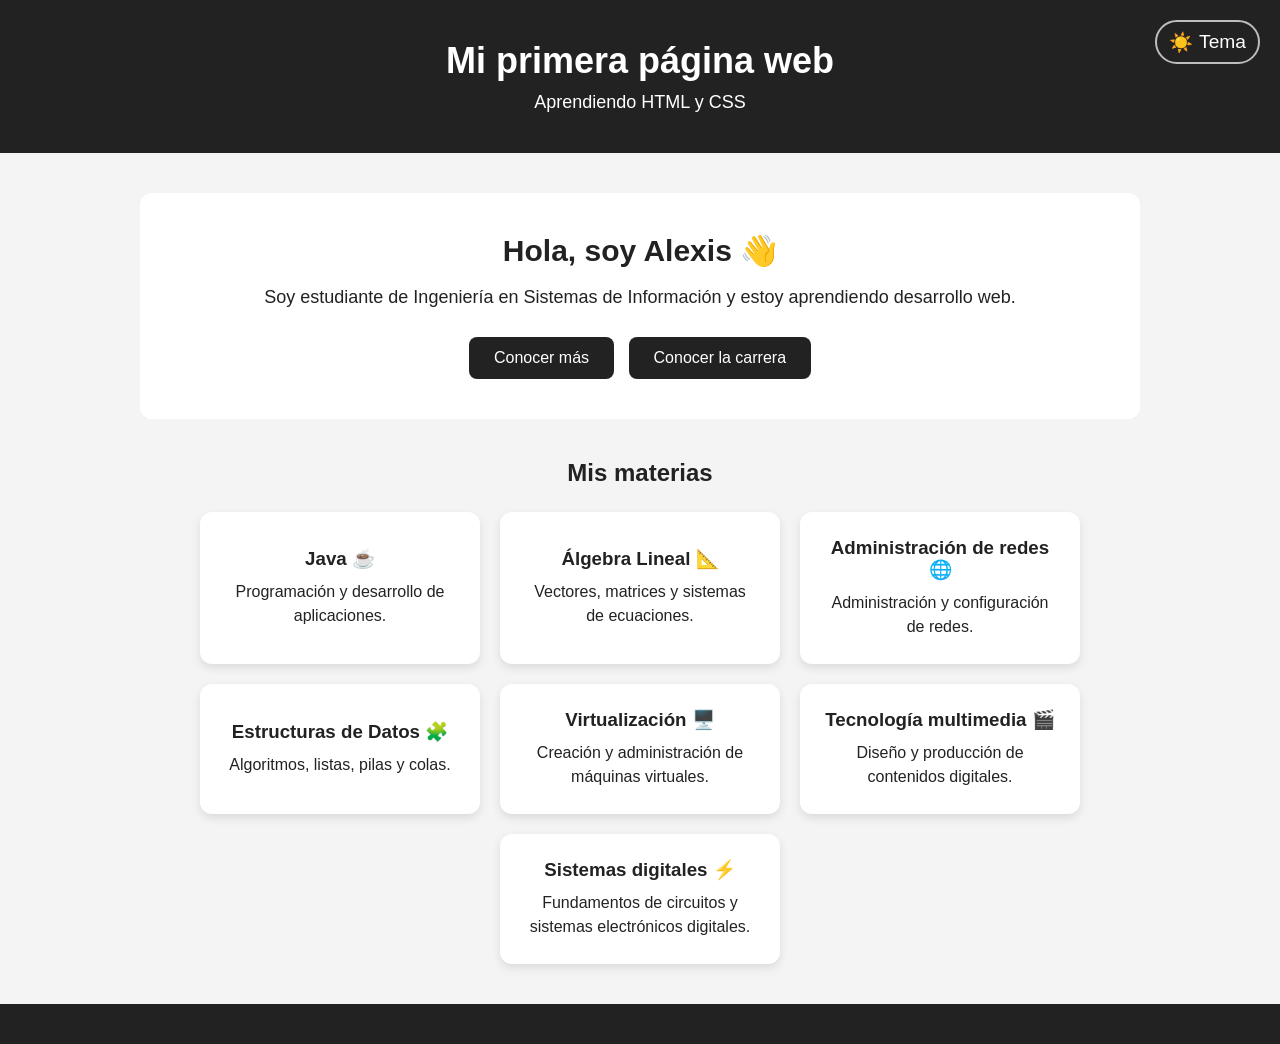
<file: index.html>
<!DOCTYPE html>
<html lang="es">
<head>
    <meta charset="UTF-8">
    <meta name="viewport" content="width=device-width, initial-scale=1.0">
    <meta name="referrer" content="strict-origin-when-cross-origin">
    <meta http-equiv="Content-Security-Policy" content="default-src 'self'; script-src 'self'; style-src 'self'; img-src 'self' data:; font-src 'self'; connect-src 'self'; frame-src 'none'; object-src 'none'; base-uri 'self'; form-action 'self'; upgrade-insecure-requests">
    <title>Mi Primera Página Web</title>

    <link rel="stylesheet" href="style.css?v=45aab26">
    <script src="script.js" defer></script>
</head>

<body>

    <header>
        <button class="boton-tema" id="boton-tema" type="button" aria-label="Activar modo oscuro" aria-pressed="false">
            <span class="icono-sol" aria-hidden="true">☀️</span>
            <span class="icono-luna" aria-hidden="true">🌙</span>
            <span class="texto-tema">Tema</span>
        </button>
        <h1>Mi primera página web</h1>
        <p>Aprendiendo HTML y CSS</p>
    </header>

    <main>

        <section class="presentacion">
            <h2>Hola, soy Alexis 👋</h2>

            <p>
                Soy estudiante de Ingeniería en Sistemas de Información
                y estoy aprendiendo desarrollo web.
            </p>

            <button class="boton" id="boton-presentacion" type="button" aria-expanded="false" aria-controls="tarjeta-presentacion">
                Conocer más
            </button>

            <a class="boton enlace-carrera" href="carrera.html" target="_blank" rel="noopener noreferrer">
                Conocer la carrera
            </a>

            <article class="tarjeta-presentacion" id="tarjeta-presentacion" hidden>
                <h3>Un poco sobre mí</h3>
                <p>
                    Soy Alexis, estudiante de Ingeniería en Sistemas de Información.
                    Me interesa aprender programación, redes y desarrollo web.
                </p>
            </article>
        </section>

        <article class="detalle-materia" id="detalle-materia" aria-live="polite" hidden>
            <h3></h3>
            <div class="detalle-contenido">
                <div>
                    <h4>¿Qué es?</h4>
                    <p class="que-es"></p>
                </div>
                <div>
                    <h4>¿Para qué sirve?</h4>
                    <p class="para-que-sirve"></p>
                </div>
                <div>
                    <h4>¿Qué hace?</h4>
                    <p class="que-hace"></p>
                </div>
            </div>
        </article>

        <section class="materias" id="materias">

            <h2>Mis materias</h2>

            <div class="contenedor-tarjetas">

                <button class="tarjeta" type="button" data-descripcion="Programación y desarrollo de aplicaciones." data-que-es="Un lenguaje de programación orientado a objetos." data-para-que-sirve="Sirve para crear aplicaciones, páginas web y sistemas." data-que-hace="Permite escribir instrucciones para que una computadora realice tareas.">
                    <span class="tarjeta-titulo">Java ☕</span>
                    <span>Programación y desarrollo de aplicaciones.</span>
                </button>

                <button class="tarjeta" type="button" data-descripcion="Vectores, matrices y sistemas de ecuaciones." data-que-es="Una rama de las matemáticas que estudia vectores, matrices y espacios." data-para-que-sirve="Sirve para resolver problemas matemáticos y representar datos." data-que-hace="Ayuda a analizar sistemas de ecuaciones y operaciones con datos.">
                    <span class="tarjeta-titulo">Álgebra Lineal 📐</span>
                    <span>Vectores, matrices y sistemas de ecuaciones.</span>
                </button>

                <button class="tarjeta" type="button" data-descripcion="Administración y configuración de redes." data-que-es="El estudio de la comunicación entre computadoras y dispositivos." data-para-que-sirve="Sirve para conectar equipos y compartir información y recursos." data-que-hace="Permite configurar, mantener y proteger una red.">
                    <span class="tarjeta-titulo">Administración de redes 🌐</span>
                    <span>Administración y configuración de redes.</span>
                </button>

                <button class="tarjeta" type="button" data-descripcion="Algoritmos, listas, pilas y colas." data-que-es="El estudio de formas organizadas de almacenar y manejar información." data-para-que-sirve="Sirve para crear programas más rápidos y ordenados." data-que-hace="Permite elegir la mejor manera de guardar y procesar datos.">
                    <span class="tarjeta-titulo">Estructuras de Datos 🧩</span>
                    <span>Algoritmos, listas, pilas y colas.</span>
                </button>

                <button class="tarjeta" type="button" data-descripcion="Creación y administración de máquinas virtuales." data-que-es="La tecnología que permite simular una computadora dentro de otra." data-para-que-sirve="Sirve para probar sistemas y ejecutar diferentes entornos en un mismo equipo." data-que-hace="Crea y administra computadoras virtuales usando los recursos del equipo físico.">
                    <span class="tarjeta-titulo">Virtualización 🖥️</span>
                    <span>Creación y administración de máquinas virtuales.</span>
                </button>

                <button class="tarjeta" type="button" data-descripcion="Diseño y producción de contenidos digitales." data-que-es="El uso de herramientas digitales para crear imágenes, videos y sonido." data-para-que-sirve="Sirve para comunicar ideas de manera visual, sonora e interactiva." data-que-hace="Permite planificar, diseñar y editar contenidos multimedia.">
                    <span class="tarjeta-titulo">Tecnología multimedia 🎬</span>
                    <span>Diseño y producción de contenidos digitales.</span>
                </button>

                <button class="tarjeta" type="button" data-descripcion="Fundamentos de circuitos y sistemas electrónicos digitales." data-que-es="El estudio de circuitos que trabajan con señales digitales." data-para-que-sirve="Sirve para comprender cómo funcionan los dispositivos electrónicos." data-que-hace="Analiza y construye sistemas que procesan información usando señales binarias.">
                    <span class="tarjeta-titulo">Sistemas digitales ⚡</span>
                    <span>Fundamentos de circuitos y sistemas electrónicos digitales.</span>
                </button>

            </div>

        </section>

    </main>

    <footer>
        <p></p>
    </footer>

</body>
</html>
</file>
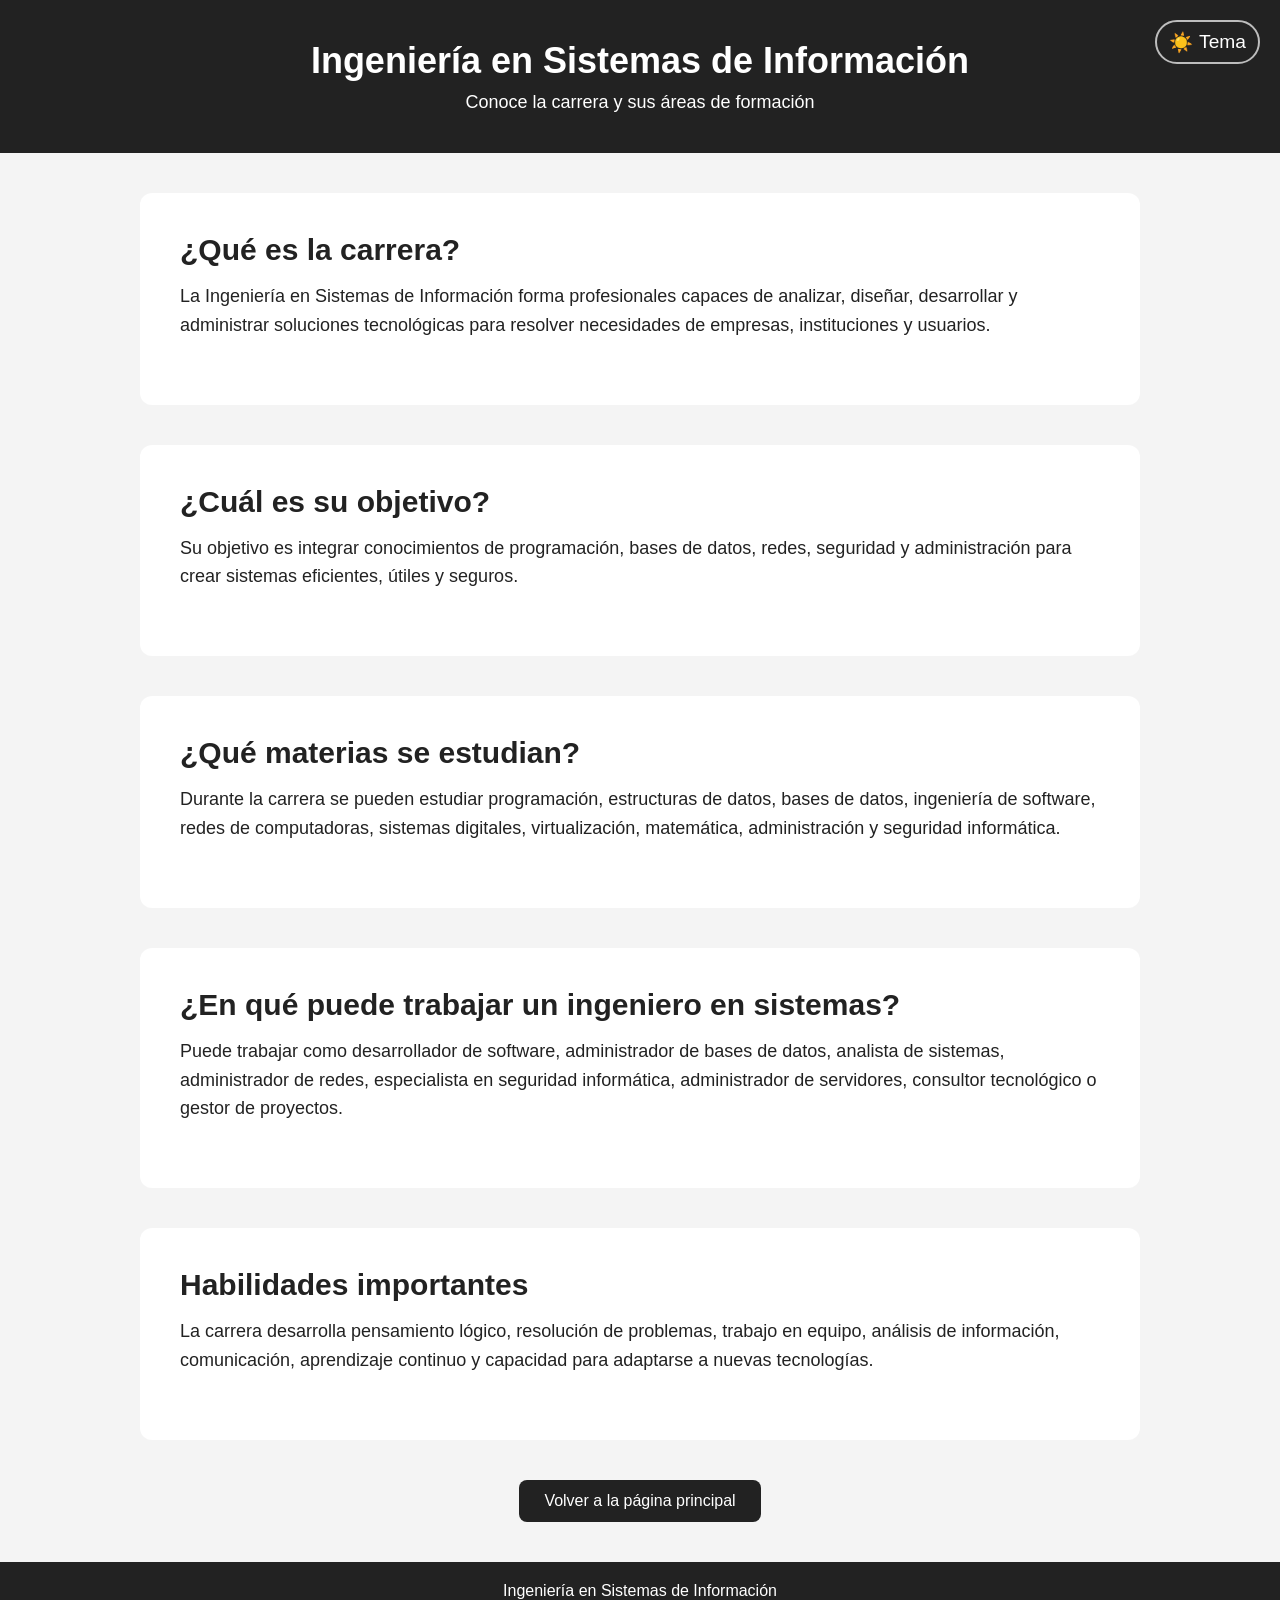
<file: carrera.html>
<!DOCTYPE html>
<html lang="es">
<head>
    <meta charset="UTF-8">
    <meta name="viewport" content="width=device-width, initial-scale=1.0">
    <meta name="referrer" content="strict-origin-when-cross-origin">
    <meta http-equiv="Content-Security-Policy" content="default-src 'self'; style-src 'self'; img-src 'self' data:; font-src 'self'; object-src 'none'; base-uri 'self'; form-action 'self'; upgrade-insecure-requests">
    <title>Ingeniería en Sistemas de Información</title>
    <link rel="stylesheet" href="style.css?v=45aab26">
    <script src="script.js" defer></script>
</head>
<body class="pagina-carrera">
    <header>
        <button class="boton-tema" id="boton-tema" type="button" aria-label="Activar modo oscuro" aria-pressed="false">
            <span class="icono-sol" aria-hidden="true">☀️</span>
            <span class="icono-luna" aria-hidden="true">🌙</span>
            <span class="texto-tema">Tema</span>
        </button>
        <h1>Ingeniería en Sistemas de Información</h1>
        <p>Conoce la carrera y sus áreas de formación</p>
    </header>

    <main>
        <section class="presentacion">
            <h2>¿Qué es la carrera?</h2>
            <p>
                La Ingeniería en Sistemas de Información forma profesionales capaces de
                analizar, diseñar, desarrollar y administrar soluciones tecnológicas para
                resolver necesidades de empresas, instituciones y usuarios.
            </p>
        </section>

        <section class="presentacion">
            <h2>¿Cuál es su objetivo?</h2>
            <p>
                Su objetivo es integrar conocimientos de programación, bases de datos,
                redes, seguridad y administración para crear sistemas eficientes, útiles
                y seguros.
            </p>
        </section>

        <section class="presentacion">
            <h2>¿Qué materias se estudian?</h2>
            <p>
                Durante la carrera se pueden estudiar programación, estructuras de datos,
                bases de datos, ingeniería de software, redes de computadoras, sistemas
                digitales, virtualización, matemática, administración y seguridad
                informática.
            </p>
        </section>

        <section class="presentacion">
            <h2>¿En qué puede trabajar un ingeniero en sistemas?</h2>
            <p>
                Puede trabajar como desarrollador de software, administrador de bases de
                datos, analista de sistemas, administrador de redes, especialista en
                seguridad informática, administrador de servidores, consultor tecnológico
                o gestor de proyectos.
            </p>
        </section>

        <section class="presentacion">
            <h2>Habilidades importantes</h2>
            <p>
                La carrera desarrolla pensamiento lógico, resolución de problemas,
                trabajo en equipo, análisis de información, comunicación, aprendizaje
                continuo y capacidad para adaptarse a nuevas tecnologías.
            </p>
        </section>

        <p class="volver-inicio">
            <a class="boton" href="index.html">Volver a la página principal</a>
        </p>
    </main>

    <footer>
        <p>Ingeniería en Sistemas de Información</p>
    </footer>
</body>
</html>
</file>
<file: style.css>
/* Configuración general */

* {
    margin: 0;
    padding: 0;
    box-sizing: border-box;
}

:root {
    --color-fondo: #f4f4f4;
    --color-superficie: #ffffff;
    --color-texto: #222222;
    --color-principal: #222222;
    --color-principal-hover: #444444;
    --color-texto-principal: #ffffff;
    --color-detalle-fondo: #222222;
    --color-detalle-texto: #ffffff;
    --color-detalle-secundario: #d6d6d6;
    --color-borde: #555555;
    --color-sombra: rgba(0, 0, 0, 0.1);
}

body.modo-oscuro {
    --color-fondo: #151922;
    --color-superficie: #202632;
    --color-texto: #f1f4f8;
    --color-principal: #f1f4f8;
    --color-principal-hover: #cbd5e1;
    --color-texto-principal: #151922;
    --color-detalle-fondo: #ffffff;
    --color-detalle-texto: #222222;
    --color-detalle-secundario: #222222;
    --color-borde: #cbd5e1;
    --color-sombra: rgba(0, 0, 0, 0.3);
}

body {
    font-family: Arial, sans-serif;
    background-color: var(--color-fondo);
    color: var(--color-texto);
    transition: background-color 0.25s, color 0.25s;
}


/* Encabezado */

header {
    background-color: #222;
    color: white;
    text-align: center;
    padding: 40px 20px;
    position: relative;
}

.boton-tema {
    align-items: center;
    background-color: transparent;
    border: 2px solid rgba(255, 255, 255, 0.7);
    border-radius: 999px;
    color: white;
    cursor: pointer;
    display: flex;
    font-size: 1.2rem;
    gap: 6px;
    height: 44px;
    justify-content: center;
    min-width: 44px;
    padding: 0 12px;
    position: absolute;
    right: 20px;
    top: 20px;
    transition: background-color 0.2s, transform 0.2s;
    width: auto;
    white-space: nowrap;
}

.boton-tema:hover,
.boton-tema:focus-visible {
    background-color: rgba(255, 255, 255, 0.18);
    transform: scale(1.08);
}

.boton-tema:focus-visible {
    outline: 3px solid #ffffff;
    outline-offset: 3px;
}

.icono-luna {
    display: none;
}

.modo-oscuro .icono-sol {
    display: none;
}

.modo-oscuro .icono-luna {
    display: inline;
}

header h1 {
    font-size: 36px;
    margin-bottom: 10px;
}

header p {
    font-size: 18px;
}


/* Contenido principal */

main {
    width: 90%;
    max-width: 1000px;
    margin: 40px auto;
}


/* Presentación */

.presentacion {
    background-color: var(--color-superficie);
    padding: 40px;
    border-radius: 12px;
    text-align: center;
    margin-bottom: 40px;
}

.presentacion h2 {
    font-size: 30px;
    margin-bottom: 15px;
}

.presentacion p {
    font-size: 18px;
    line-height: 1.6;
    margin-bottom: 25px;
}


/* Botón */

.boton {
    background-color: var(--color-principal);
    color: var(--color-texto-principal);
    border: none;
    padding: 12px 25px;
    border-radius: 8px;
    font-size: 16px;
    cursor: pointer;
    display: inline-block;
    text-decoration: none;
}

.boton:hover,
.boton:focus-visible {
    background-color: var(--color-principal-hover);
}

.enlace-carrera {
    margin-left: 10px;
}

.tarjeta-presentacion {
    background-color: var(--color-fondo);
    border-left: 4px solid var(--color-principal);
    margin: 25px auto 0;
    max-width: 600px;
    padding: 18px 22px;
    text-align: left;
}

.tarjeta-presentacion[hidden] {
    display: none;
}

.tarjeta-presentacion h3 {
    margin-bottom: 8px;
}

.tarjeta-presentacion p {
    line-height: 1.5;
}


/* Materias */

.materias {
    text-align: center;
}

.materias h2 {
    margin-bottom: 25px;
}


/* Tarjetas */

.contenedor-tarjetas {
    display: flex;
    gap: 20px;
    justify-content: center;
    flex-wrap: wrap;
}

.tarjeta {
    background-color: var(--color-superficie);
    width: 280px;
    padding: 25px;
    border-radius: 12px;
    box-shadow: 0 4px 10px var(--color-sombra);
    border: none;
    color: var(--color-texto);
    cursor: pointer;
    font: inherit;
    position: relative;
    text-align: center;
    transition: transform 0.2s, box-shadow 0.2s;
}

.tarjeta::after {
    background-color: var(--color-principal);
    border-radius: 8px;
    bottom: calc(100% + 12px);
    color: var(--color-texto-principal);
    content: attr(data-descripcion);
    font-size: 14px;
    left: 50%;
    line-height: 1.4;
    opacity: 0;
    padding: 12px;
    pointer-events: none;
    position: absolute;
    transform: translate(-50%, 8px);
    transition: opacity 0.2s, transform 0.2s, visibility 0.2s;
    visibility: hidden;
    width: 240px;
    z-index: 1;
}

.tarjeta:hover,
.tarjeta:focus-visible {
    box-shadow: 0 6px 14px var(--color-sombra);
    transform: translateY(-4px);
}

.tarjeta:hover::after,
.tarjeta:focus-visible::after {
    opacity: 1;
    transform: translate(-50%, 0);
    visibility: visible;
}

.tarjeta:focus-visible {
    outline: 3px solid var(--color-principal-hover);
    outline-offset: 3px;
}

.tarjeta-titulo {
    display: block;
    font-size: 1.17em;
    font-weight: bold;
    margin-bottom: 10px;
}

.tarjeta span:last-child {
    display: block;
    line-height: 1.5;
}

.detalle-materia {
    background-color: var(--color-detalle-fondo);
    border-radius: 12px;
    color: var(--color-detalle-texto);
    margin: 0 auto 40px;
    max-width: 850px;
    padding: 25px;
    text-align: left;
}

.detalle-materia[hidden] {
    display: none;
}

.detalle-materia h3 {
    border-bottom: 1px solid var(--color-borde);
    font-size: 1.4rem;
    margin-bottom: 20px;
    padding-bottom: 12px;
}

.detalle-contenido {
    display: grid;
    gap: 18px;
    grid-template-columns: repeat(3, 1fr);
}

.detalle-contenido h4 {
    color: var(--color-detalle-secundario);
    font-size: 1rem;
    margin-bottom: 7px;
}

.detalle-contenido p {
    line-height: 1.5;
}

.pagina-carrera .presentacion {
    text-align: left;
}

.volver-inicio {
    text-align: center;
}

/* Pie de página */

footer {
    background-color: #222;
    color: white;
    text-align: center;
    padding: 20px;
    margin-top: 40px;
}


/* Adaptación para celulares */

@media (max-width: 600px) {

    header h1 {
        font-size: 28px;
    }

    .presentacion {
        padding: 25px;
    }

    .presentacion h2 {
        font-size: 24px;
    }

    .tarjeta {
        width: 100%;
    }

    .boton-tema {
        right: 12px;
        top: 12px;
    }

    .enlace-carrera {
        margin-left: 0;
        margin-top: 12px;
    }
}
</file>
